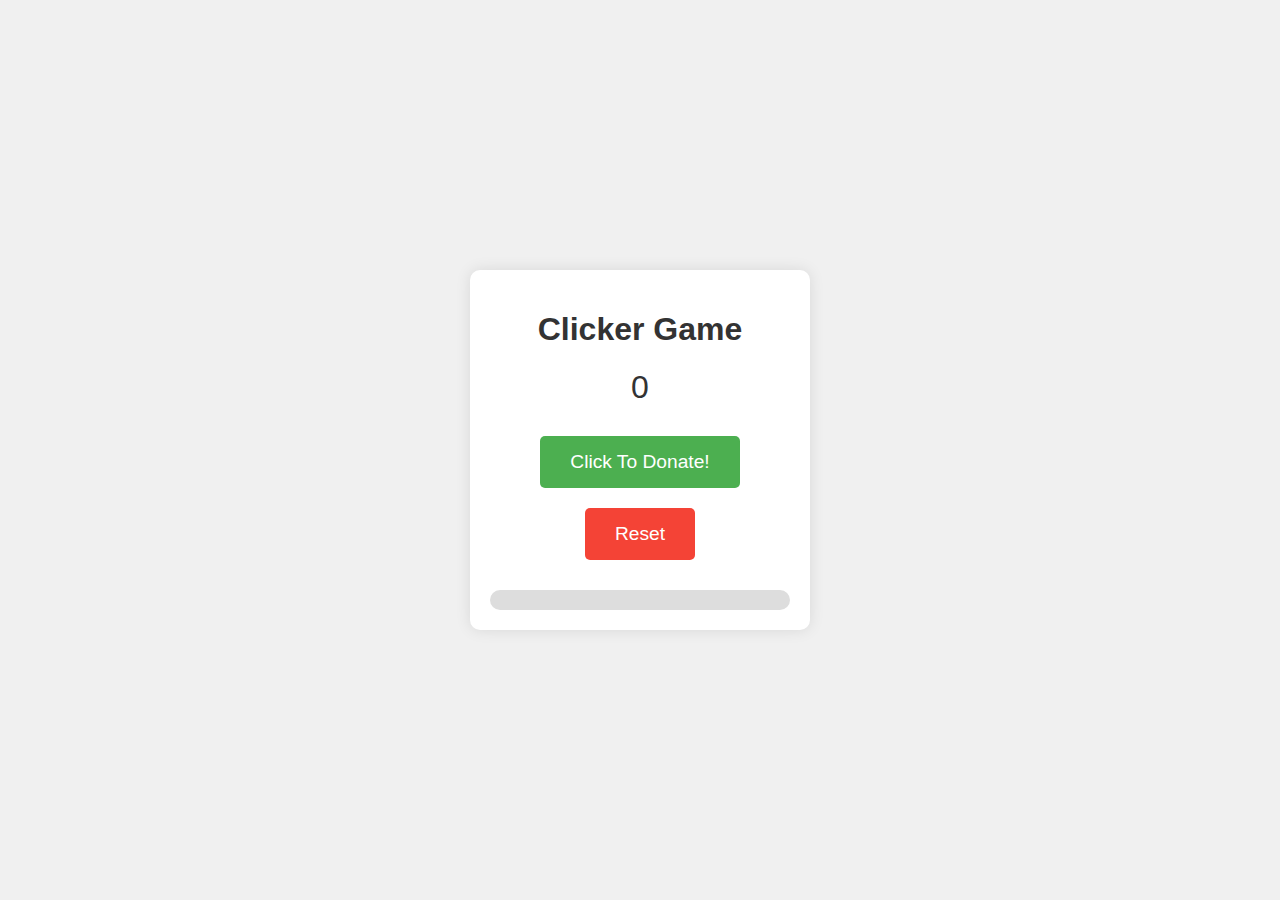
<file: Clicker game/index.html>
<!DOCTYPE html>
<html lang="en">
<head>
    <meta charset="UTF-8">
    <meta name="viewport" content="width=device-width, initial-scale=1.0">
    <title>Clicker Game</title>
    <link rel="stylesheet" href="style.css">
</head>
<body>
    <div class="container">
        <h1>Clicker Game</h1>
        <div id="counterDisplay">0</div>
        <button id="clickButton">Click To Donate!</button>
        <button id="resetButton">Reset</button> <!-- Reset button -->
        <div class="progress-container">
            <div id="progressBar" class="progress-bar"></div>
        </div>
    </div>

    <script src="game.js"></script>
</body>
</html>
</file>
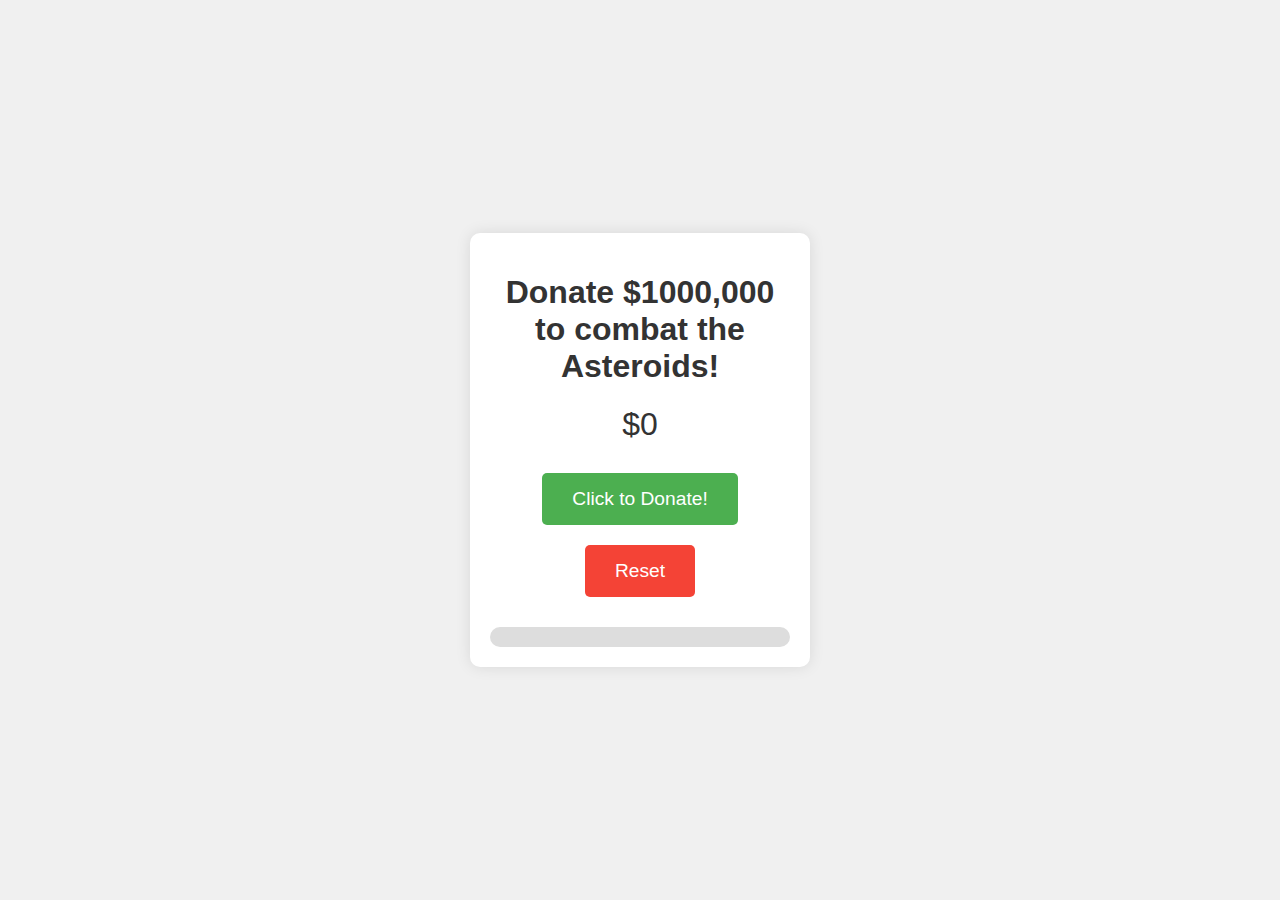
<file: Clicker-game/index.html>
<!DOCTYPE html>
<html lang="en">
<head>
    <meta charset="UTF-8">
    <meta name="viewport" content="width=device-width, initial-scale=1.0">
    <title>Clicker Game</title>
    <link rel="stylesheet" href="style.css">
</head>
<body>
    <div class="container">
    <h1>Donate $1000,000 to combat the Asteroids!</h1>
    <div id="counterDisplay">$0</div>
    <button id="clickButton">Click to Donate!</button>
    <button id="resetButton">Reset</button> <!-- Reset button -->
    <div class="progress-container">
        <div id="progressBar" class="progress-bar"></div>
    </div>
    <div id="messageDisplay"></div>  <!-- Success/Fail message -->
</div>

  <div id="popupModal" class="popup-modal">
            <div class="popup-content">
                <span id="popupMessage"></span>
                <button id="closeModal">Close</button>
            </div>
        </div>
</div>

    <script src="game.js"></script>
</body>
</html>
</file>
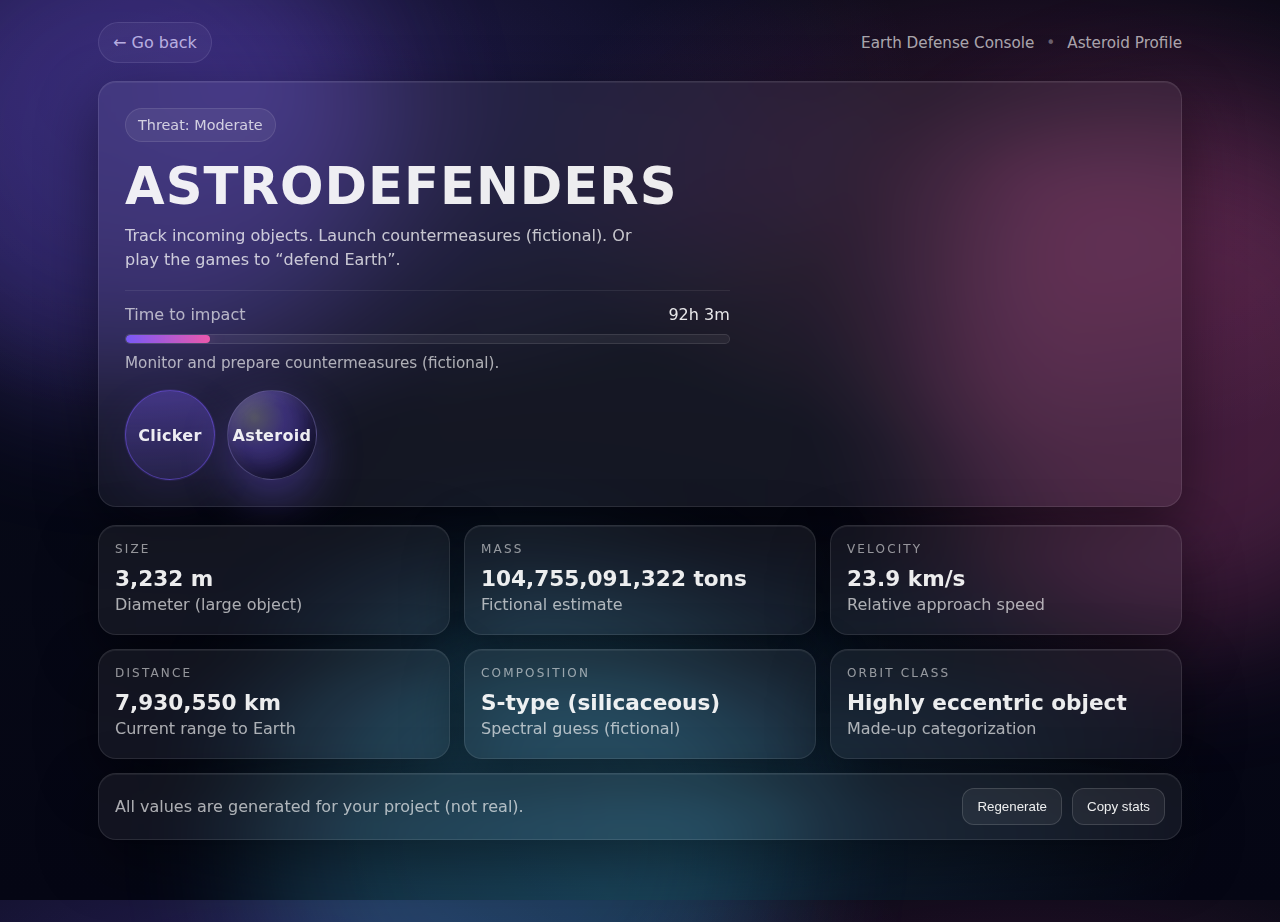
<file: Home/index.html>
<!DOCTYPE html>
<html lang="en">
<head>
  <meta charset="UTF-8" />
  <meta name="viewport" content="width=device-width, initial-scale=1.0" />
  <title>Asteroid Defense Console</title>
  <link rel="stylesheet" href="style.css" />
  <title>Home Page</title>
</head>

<body>
  <div class="bg-glow glow-1"></div>
  <div class="bg-glow glow-2"></div>
  <div class="bg-glow glow-3"></div>

  <header class="topbar">
    <a class="pill" href="#">← Go back</a>
    <div class="topbar-right">
      <span class="muted">Earth Defense Console</span>
      <span class="dot">•</span>
      <span class="muted">Asteroid Profile</span>
    </div>
  </header>
  <main class="wrap">
    <section class="hero glass">
      <div class="hero-left">
        <span class="tag">Threat: Moderate</span>
        <h1>ASTRODEFENDERS</h1>
        <p class="sub">
          Track incoming objects. Launch countermeasures (fictional). Or play the games to “defend Earth”.
        </p>

        <div class="progress">
          <div class="progress-head">
            <span class="muted">Time to impact</span>
            <span class="value">92h 3m</span>
          </div>
          <div class="bar">
            <div class="fill" style="width: 14%"></div>
          </div>
          <p class="hint muted">Monitor and prepare countermeasures (fictional).</p>
        </div>

        <div class="actions">
          <a class="btn primary asteroid" href="../Clicker game/index.html">Clicker</a>
          <a class="btn asteroid" href="../Asteroid_game/index.html">Asteroid</a>
        </div>
      </div>
    </section>

    <section class="grid">
      <article class="card glass">
        <div class="label">SIZE</div>
        <div class="big">3,232 m</div>
        <div class="muted">Diameter (large object)</div>
      </article>

      <article class="card glass">
        <div class="label">MASS</div>
        <div class="big">104,755,091,322 tons</div>
        <div class="muted">Fictional estimate</div>
      </article>

      <article class="card glass">
        <div class="label">VELOCITY</div>
        <div class="big">23.9 km/s</div>
        <div class="muted">Relative approach speed</div>
      </article>

      <article class="card glass">
        <div class="label">DISTANCE</div>
        <div class="big">7,930,550 km</div>
        <div class="muted">Current range to Earth</div>
      </article>

      <article class="card glass">
        <div class="label">COMPOSITION</div>
        <div class="big">S-type (silicaceous)</div>
        <div class="muted">Spectral guess (fictional)</div>
      </article>

      <article class="card glass">
        <div class="label">ORBIT CLASS</div>
        <div class="big">Highly eccentric object</div>
        <div class="muted">Made-up categorization</div>
      </article>
    </section>

    <section class="footer glass">
      <div class="muted">All values are generated for your project (not real).</div>
      <div class="footer-actions">
        <button class="btn small">Regenerate</button>
        <button class="btn small">Copy stats</button>
      </div>
    </section>
  </main>

  </a>
</body>
</html>
</file>
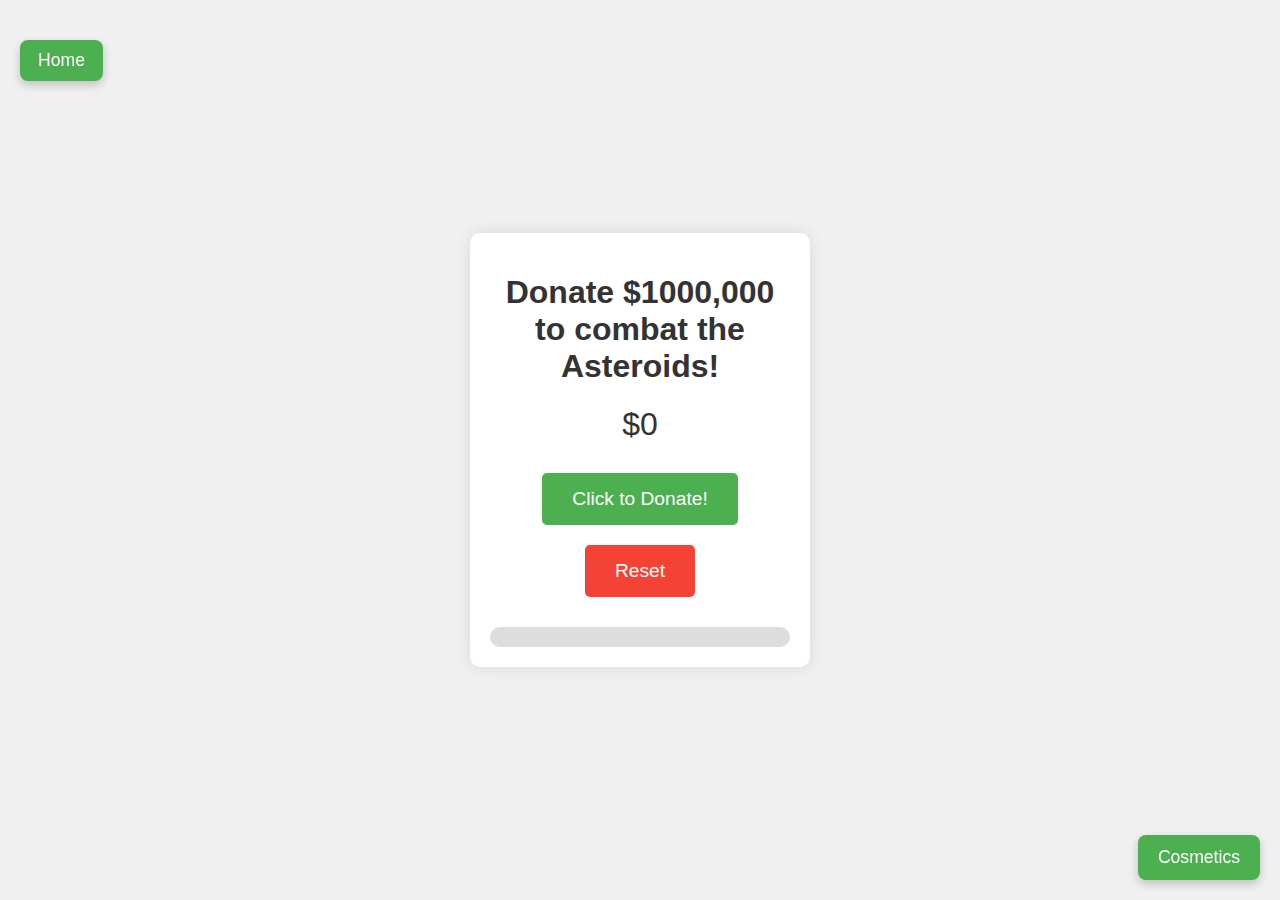
<file: Clicker game/clicker.html>
<!DOCTYPE html>
<html lang="en">
<head>
    <meta charset="UTF-8">
    <meta name="viewport" content="width=device-width, initial-scale=1.0">
    <title>Clicker Game</title>
    <link rel="stylesheet" href="style.css">
</head>
<body>
    <div class="container">
    <h1>Donate $1000,000 to combat the Asteroids!</h1>
    <div id="counterDisplay">$0</div>
    <button id="clickButton">Click to Donate!</button>
    <button id="resetButton">Reset</button> <!-- Reset button -->
    <div class="progress-container">
        <div id="progressBar" class="progress-bar"></div>
    </div>
    <div id="messageDisplay"></div>  <!-- Success/Fail message -->
</div>

    <a href="cosmetic.html" class="page-link-btn">Cosmetics</a>
    <a href="homepage\index.html" class="home-btn">Home</a>

  <div id="popupModal" class="popup-modal">
            <div class="popup-content">
                <span id="popupMessage"></span>
                <button id="closeModal">Close</button>
            </div>
        </div>
</div>

    <script src="clicker.js"></script>
</body>
</html>
</file>
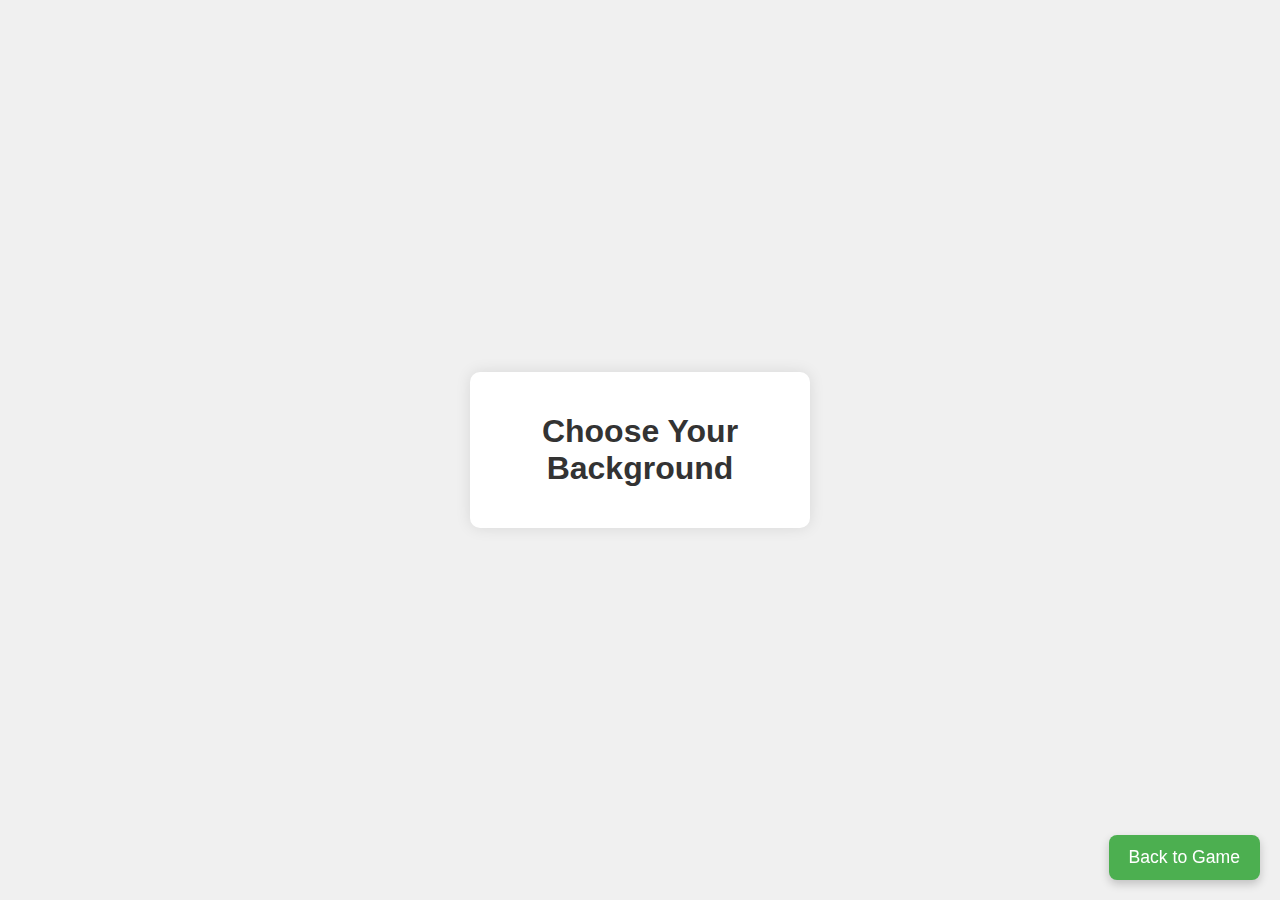
<file: Clicker game/clickerCosmetic.html>
<!DOCTYPE html>
<html lang="en">
<head>
    <meta charset="UTF-8">
    <meta name="viewport" content="width=device-width, initial-scale=1.0">
    <title>Cosmetic Page</title>
    <link rel="stylesheet" href="clickerStyle.css">
</head>
<body>
    <div class="container">
        <h1>Choose Your Background</h1>

        <div id="backgroundOptions">
            
        </div>

        <a href="clickerGame.html" class="page-link-btn">Back to Game</a>
    </div>

    <script src="clickerCosmetic.js"></script>
</body>
</html>
</file>
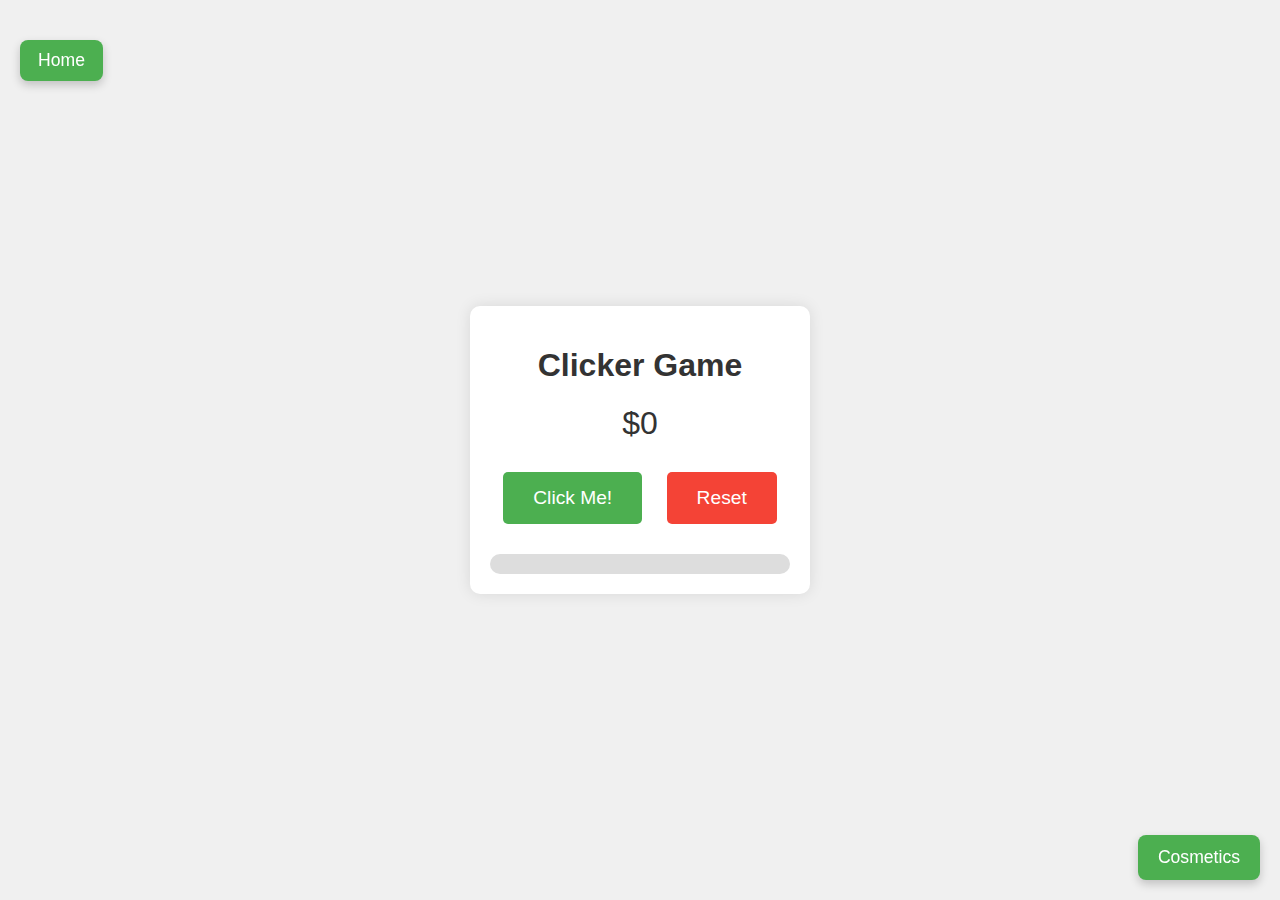
<file: Clicker game/clickerGame.html>
<!DOCTYPE html>
<html lang="en">
<head>
    <meta charset="UTF-8">
    <meta name="viewport" content="width=device-width, initial-scale=1.0">
    <title>Clicker Game</title>
    <link rel="stylesheet" href="clickerStyle.css">
</head>
<body>
    <div class="container">
        <h1>Clicker Game</h1>
        <div id="counterDisplay">$0</div>
        <button id="clickButton">Click Me!</button>
        <button id="resetButton">Reset</button>
        <div class="progress-container">
            <div id="progressBar" class="progress-bar"></div>
        </div>
        <a href="Home.index.html" class="home-btn">Home</a>
        <a href="clickerCosmetic.html" class="page-link-btn">Cosmetics</a>


        <div id="popupModal" class="popup-modal">
            <div class="popup-content">
                <span id="popupMessage"></span>
                <button id="closeModal">Close</button>
            </div>
        </div>
    </div>

    <script src="clickerGame.js"></script>
</body>
</html>
</file>
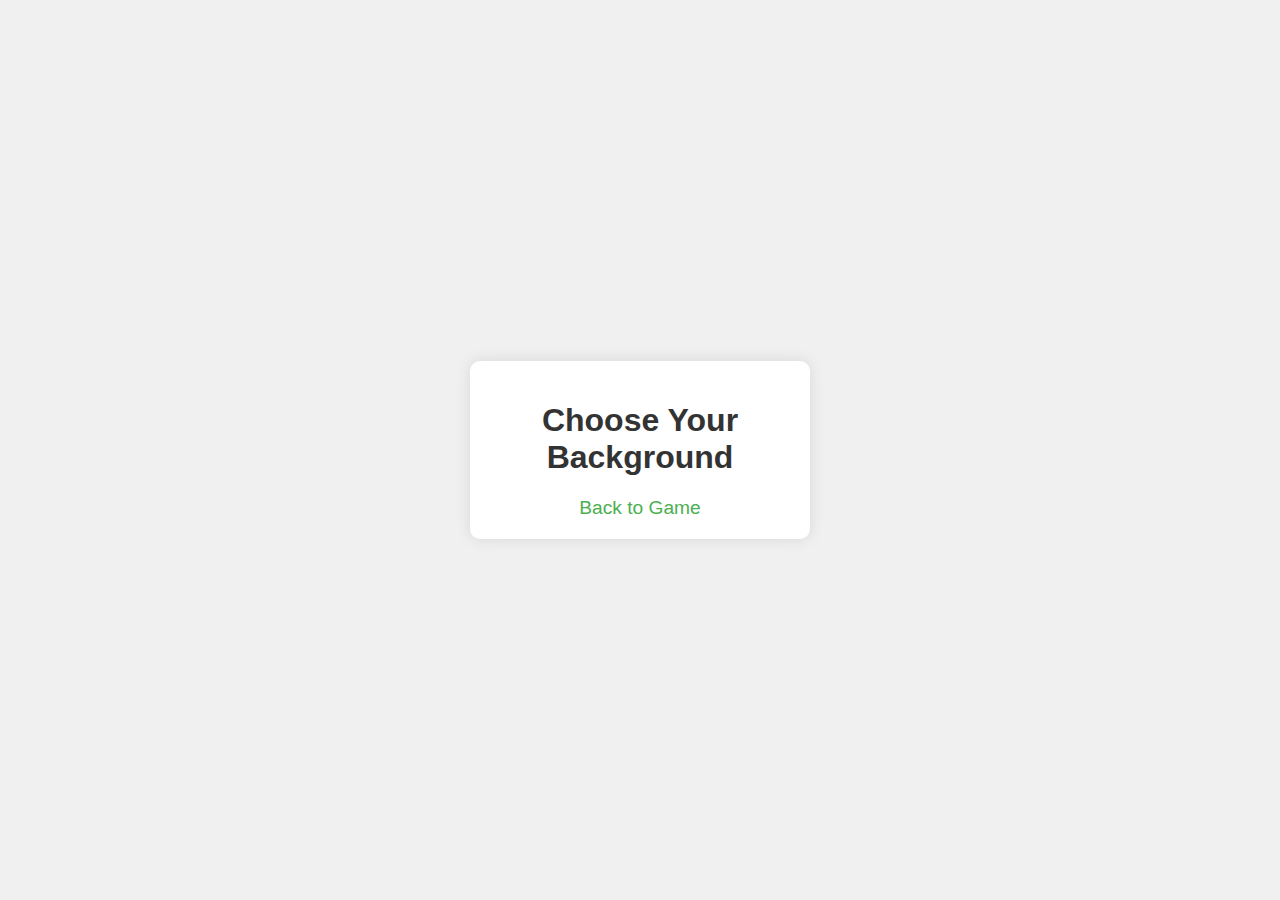
<file: Clicker game/cosmetic.html>
<!DOCTYPE html>
<html lang="en">
<head>
    <meta charset="UTF-8">
    <meta name="viewport" content="width=device-width, initial-scale=1.0">
    <title>Cosmetic Page</title>
    <link rel="stylesheet" href="style.css">
</head>
<body>
    <div class="container">
        <h1>Choose Your Background</h1>

        <div id="backgroundOptions">
            <!-- Background options will be dynamically populated here -->
        </div>

        <a href="clicker.html" id="goBackToGame">Back to Game</a>
    </div>

    <script src="cosmetic.js"></script>
</body>
</html>
</file>
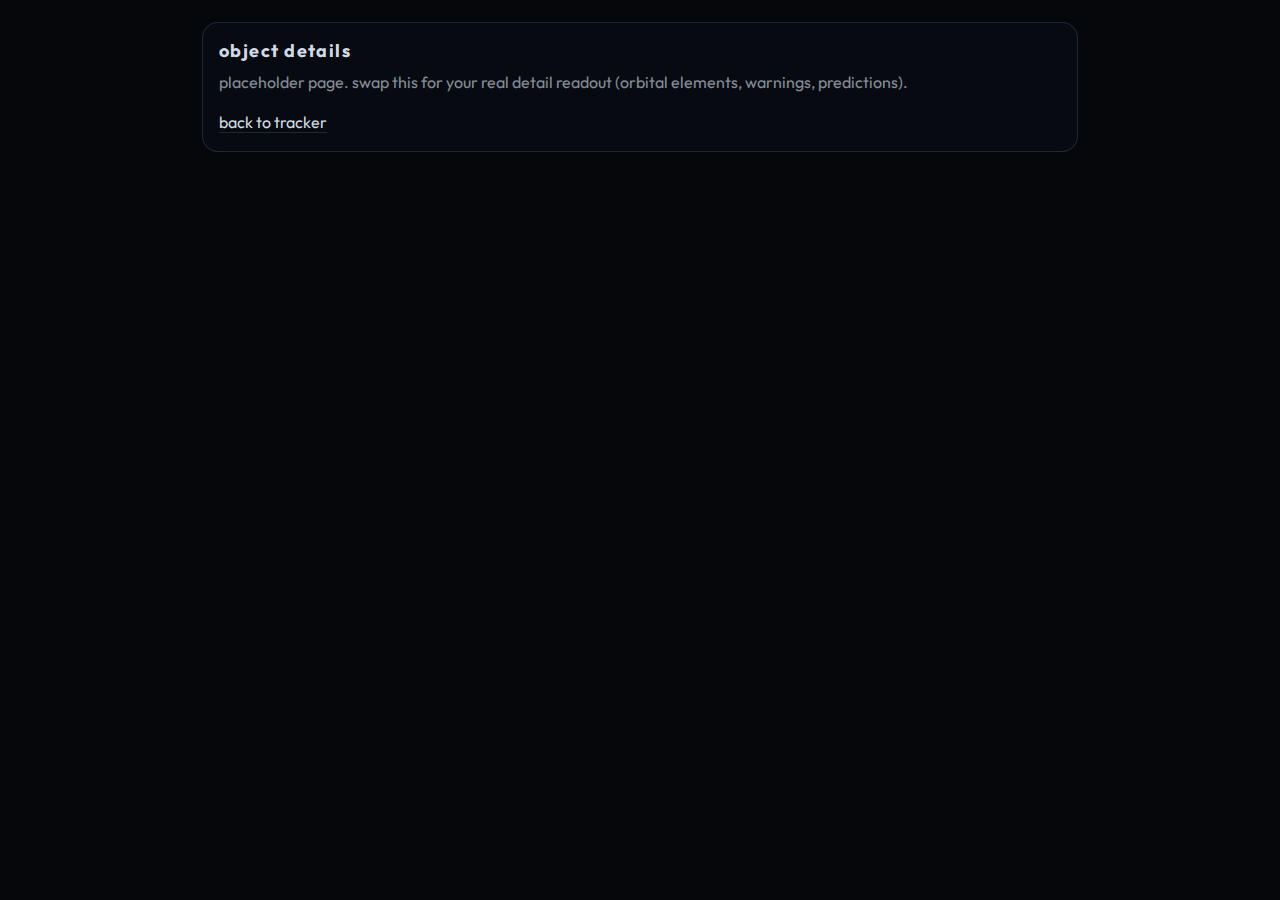
<file: docs/details.html>
<!doctype html>
<html lang="en">
<head>
  <meta charset="utf-8" />
  <meta name="viewport" content="width=device-width,initial-scale=1" />
  <title>details</title>
  <style>
    @import url('https://fonts.googleapis.com/css2?family=Outfit:wght@300;400;500;600&display=swap');
    :root{ --bg:#05070b; --line:rgba(120,180,255,.18); --text:rgba(230,240,255,.92); --muted:rgba(230,240,255,.58); --panel:rgba(8,12,18,.72); }
    *{ box-sizing:border-box; }
    body{ margin:0; background:var(--bg); color:var(--text); font-family:'Outfit',system-ui; text-transform:lowercase; }
    .wrap{ max-width:920px; margin:0 auto; padding:22px; }
    .card{ background:var(--panel); border:1px solid var(--line); border-radius:16px; padding:16px; }
    a{ color:var(--text); text-decoration:none; border-bottom:1px solid var(--line); }
    .muted{ color:var(--muted); }
    h1{ margin:0 0 8px; font-size:18px; letter-spacing:.08em; }
    p{ margin:0; line-height:1.6; }
  </style>
</head>
<body>
  <div class="wrap">
    <div class="card">
      <h1>object details</h1>
      <p class="muted">placeholder page. swap this for your real detail readout (orbital elements, warnings, predictions).</p>
      <p style="margin-top:14px;"><a href="index.html">back to tracker</a></p>
    </div>
  </div>
</body>
</html>
</file>
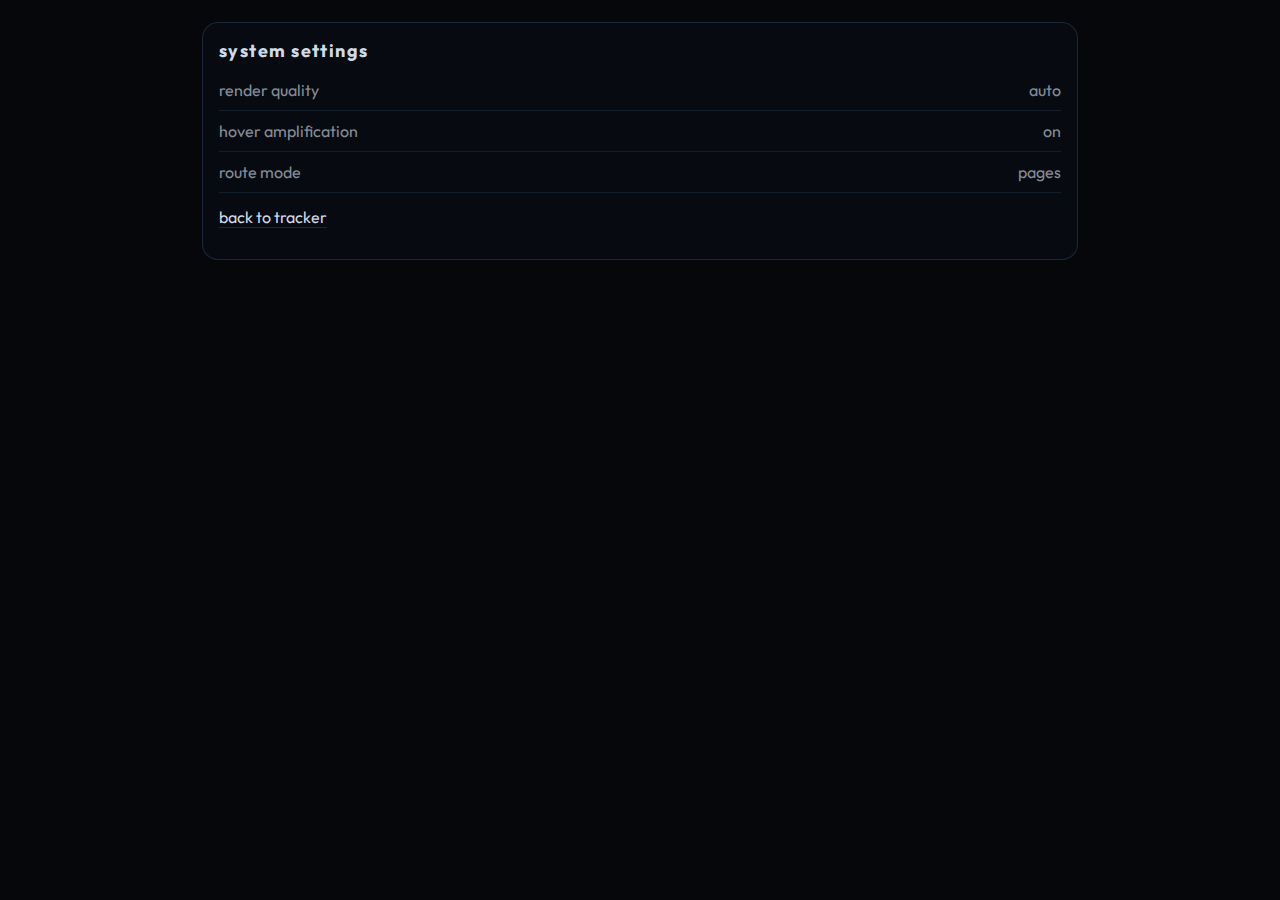
<file: docs/settings.html>
<!doctype html>
<html lang="en">
<head>
  <meta charset="utf-8" />
  <meta name="viewport" content="width=device-width,initial-scale=1" />
  <title>settings</title>
  <style>
    @import url('https://fonts.googleapis.com/css2?family=Outfit:wght@300;400;500;600&display=swap');
    :root{ --bg:#05070b; --line:rgba(120,180,255,.18); --text:rgba(230,240,255,.92); --muted:rgba(230,240,255,.58); --panel:rgba(8,12,18,.72); }
    *{ box-sizing:border-box; }
    body{ margin:0; background:var(--bg); color:var(--text); font-family:'Outfit',system-ui; text-transform:lowercase; }
    .wrap{ max-width:920px; margin:0 auto; padding:22px; }
    .card{ background:var(--panel); border:1px solid var(--line); border-radius:16px; padding:16px; }
    a{ color:var(--text); text-decoration:none; border-bottom:1px solid var(--line); }
    .muted{ color:var(--muted); }
    h1{ margin:0 0 8px; font-size:18px; letter-spacing:.08em; }
    .row{ display:flex; justify-content:space-between; padding:10px 0; border-bottom:1px solid rgba(120,180,255,.12); color:var(--muted); }
    .row:last-child{ border-bottom:none; }
  </style>
</head>
<body>
  <div class="wrap">
    <div class="card">
      <h1>system settings</h1>
      <div class="row"><span>render quality</span><span>auto</span></div>
      <div class="row"><span>hover amplification</span><span>on</span></div>
      <div class="row"><span>route mode</span><span>pages</span></div>
      <p style="margin-top:14px;"><a href="index.html">back to tracker</a></p>
    </div>
  </div>
</body>
</html>
</file>
<file: Clicker game/style.css>
/* Basic styling */
body {
    font-family: Arial, sans-serif;
    background-color: #f0f0f0;
    display: flex;
    justify-content: center;
    align-items: center;
    height: 100vh;
    margin: 0;
    background-size: cover; /* Ensure background image covers the page */
    background-position: center center; /* Center the background */
}

.container {
    text-align: center;
    background-color: #fff;
    padding: 20px;
    border-radius: 10px;
    box-shadow: 0 0 15px rgba(0, 0, 0, 0.1);
    width: 300px;
}

h1 {
    color: #333;
}

#counterDisplay {
    font-size: 2em;
    margin: 20px 0;
    color: #333;
}

button {
    padding: 15px 30px;
    font-size: 1.2em;
    background-color: #4CAF50;
    color: white;
    border: none;
    border-radius: 5px;
    cursor: pointer;
    transition: background-color 0.3s;
    margin: 10px;
}

button:hover {
    background-color: #45a049;
}

#resetButton {
    background-color: #f44336; /* Red color for reset */
}

#resetButton:hover {
    background-color: #e53935;
}

/* Progress bar styling */
.progress-container {
    width: 100%;
    height: 20px;
    background-color: #ddd;
    border-radius: 10px;
    margin-top: 20px;
}

.progress-bar {
    height: 100%;
    width: 0%; /* Start at 0% */
    background-color: #4CAF50;
    border-radius: 10px;
    transition: width 0.2s ease;
}

/* Popup Modal styling */
.popup-modal {
    display: none; /* Hidden by default */
    position: fixed; /* Fixed position */
    top: 0;
    left: 0;
    width: 100%;
    height: 100%;
    background-color: rgba(0, 0, 0, 0.5); /* Semi-transparent background */
    justify-content: center;
    align-items: center;
    z-index: 1000; /* Ensure it appears on top */
}

.popup-content {
    background-color: white;
    padding: 20px;
    border-radius: 10px;
    text-align: center;
    width: 80%;
    max-width: 300px;
}

#popupMessage {
    font-size: 1.5em;
    margin-bottom: 20px;
    font-weight: bold;
}

#closeModal {
    padding: 10px 20px;
    font-size: 1.2em;
    background-color: #4CAF50;
    color: white;
    border: none;
    border-radius: 5px;
    cursor: pointer;
}

#closeModal:hover {
    background-color: #45a049;
}

/* Background styling */

body {
    font-family: Arial, sans-serif;
    background-size: cover; /* Makes the image cover the entire screen */
    background-position: center center; /* Centers the background image */
    background-attachment: fixed; /* Keeps the background fixed while scrolling */
    display: flex;
    justify-content: center;
    align-items: center;
    height: 100vh;
    margin: 0;
}

a {
    color: #4CAF50;
    text-decoration: none;
    font-size: 1.2em;
    margin-top: 20px;
}

a:hover {
    text-decoration: underline;
}

/* Cosmetic Page - Background Options */
#backgroundOptions {
    display: flex;
    flex-wrap: wrap;
    gap: 10px;
}

#backgroundOptions img {
    width: 80px;
    height: 80px;
    border-radius: 5px;
    cursor: pointer;
    transition: transform 0.2s ease;
}

#backgroundOptions img:hover {
    transform: scale(1.1);
}

.page-link-btn {
    position: fixed;
    bottom: 20px;       /* Distance from bottom */
    right: 20px;        /* Distance from right side */
    background-color: #4CAF50;
    color: white;
    padding: 12px 20px;
    font-size: 1.1em;
    border-radius: 8px;
    text-decoration: none;
    box-shadow: 0 4px 10px rgba(0,0,0,0.2);
    transition: transform 0.2s ease, background-color 0.2s ease;
    z-index: 9999;      /* Ensures it stays on top */
}

.page-link-btn:hover {
    background-color: #45a049;
    transform: scale(1.05);
}

.home-btn {
    position: fixed;
    top: 20px;
    left: 20px;
    background-color: #4CAF50;
    color: white;
    padding: 10px 18px;
    font-size: 1.1em;
    border-radius: 8px;
    text-decoration: none;
    box-shadow: 0 4px 10px rgba(0,0,0,0.2);
    transition: transform 0.2s ease, background-color 0.2s ease;
    z-index: 9999; /* stays on top */
}

.home-btn:hover {
    background-color: #45a049;
    transform: scale(1.05);
}
</file>
<file: Clicker-game/style.css>
/* Basic styling */
body {
    font-family: Arial, sans-serif;
    background-color: #f0f0f0;
    display: flex;
    justify-content: center;
    align-items: center;
    height: 100vh;
    margin: 0;
    background-size: cover; /* Ensure background image covers the page */
    background-position: center center; /* Center the background */
}

.container {
    text-align: center;
    background-color: #fff;
    padding: 20px;
    border-radius: 10px;
    box-shadow: 0 0 15px rgba(0, 0, 0, 0.1);
    width: 300px;
}

h1 {
    color: #333;
}

#counterDisplay {
    font-size: 2em;
    margin: 20px 0;
    color: #333;
}

button {
    padding: 15px 30px;
    font-size: 1.2em;
    background-color: #4CAF50;
    color: white;
    border: none;
    border-radius: 5px;
    cursor: pointer;
    transition: background-color 0.3s;
    margin: 10px;
}

button:hover {
    background-color: #45a049;
}

#resetButton {
    background-color: #f44336; /* Red color for reset */
}

#resetButton:hover {
    background-color: #e53935;
}

/* Progress bar styling */
.progress-container {
    width: 100%;
    height: 20px;
    background-color: #ddd;
    border-radius: 10px;
    margin-top: 20px;
}

.progress-bar {
    height: 100%;
    width: 0%; /* Start at 0% */
    background-color: #4CAF50;
    border-radius: 10px;
    transition: width 0.2s ease;
}

/* Popup Modal styling */
.popup-modal {
    display: none; /* Hidden by default */
    position: fixed; /* Fixed position */
    top: 0;
    left: 0;
    width: 100%;
    height: 100%;
    background-color: rgba(0, 0, 0, 0.5); /* Semi-transparent background */
    justify-content: center;
    align-items: center;
    z-index: 1000; /* Ensure it appears on top */
}

.popup-content {
    background-color: white;
    padding: 20px;
    border-radius: 10px;
    text-align: center;
    width: 80%;
    max-width: 300px;
}

#popupMessage {
    font-size: 1.5em;
    margin-bottom: 20px;
    font-weight: bold;
}

#closeModal {
    padding: 10px 20px;
    font-size: 1.2em;
    background-color: #4CAF50;
    color: white;
    border: none;
    border-radius: 5px;
    cursor: pointer;
}

#closeModal:hover {
    background-color: #45a049;
}

/* Background styling */

body {
    font-family: Arial, sans-serif;
    background-size: cover; /* Makes the image cover the entire screen */
    background-position: center center; /* Centers the background image */
    background-attachment: fixed; /* Keeps the background fixed while scrolling */
    display: flex;
    justify-content: center;
    align-items: center;
    height: 100vh;
    margin: 0;
}

a {
    color: #4CAF50;
    text-decoration: none;
    font-size: 1.2em;
    margin-top: 20px;
}

a:hover {
    text-decoration: underline;
}

/* Cosmetic Page - Background Options */
#backgroundOptions {
    display: flex;
    flex-wrap: wrap;
    gap: 10px;
}

#backgroundOptions img {
    width: 80px;
    height: 80px;
    border-radius: 5px;
    cursor: pointer;
    transition: transform 0.2s ease;
}

#backgroundOptions img:hover {
    transform: scale(1.1);
}

.page-link-btn {
    position: fixed;
    bottom: 20px;       /* Distance from bottom */
    right: 20px;        /* Distance from right side */
    background-color: #4CAF50;
    color: white;
    padding: 12px 20px;
    font-size: 1.1em;
    border-radius: 8px;
    text-decoration: none;
    box-shadow: 0 4px 10px rgba(0,0,0,0.2);
    transition: transform 0.2s ease, background-color 0.2s ease;
    z-index: 9999;      /* Ensures it stays on top */
}

.page-link-btn:hover {
    background-color: #45a049;
    transform: scale(1.05);
}

.home-btn {
    position: fixed;
    top: 20px;
    left: 20px;
    background-color: #4CAF50;
    color: white;
    padding: 10px 18px;
    font-size: 1.1em;
    border-radius: 8px;
    text-decoration: none;
    box-shadow: 0 4px 10px rgba(0,0,0,0.2);
    transition: transform 0.2s ease, background-color 0.2s ease;
    z-index: 9999; /* stays on top */
}

.home-btn:hover {
    background-color: #45a049;
    transform: scale(1.05);
}
</file>
<file: Home/style.css>
/* ====== base ====== */
* { box-sizing: border-box; }
html, body { height: 100%; }
body {
  margin: 0;
  font-family: ui-sans-serif, system-ui, -apple-system, Segoe UI, Roboto, Arial, "Apple Color Emoji","Segoe UI Emoji";
  color: rgba(255,255,255,.92);
  background:
    radial-gradient(1200px 600px at 20% 10%, rgba(124, 92, 255, .25), transparent 55%),
    radial-gradient(900px 500px at 80% 20%, rgba(255, 92, 180, .18), transparent 55%),
    radial-gradient(800px 500px at 60% 90%, rgba(77, 214, 255, .14), transparent 55%),
    linear-gradient(180deg, #060814 0%, #070a17 30%, #050614 100%);
  overflow-x: hidden;
}

/* subtle star noise (cheap + nice) */
body::before{
  content:"";
  position: fixed;
  inset: 0;
  pointer-events: none;
  background-image:
    radial-gradient(1px 1px at 15% 25%, rgba(255,255,255,.25) 50%, transparent 55%),
    radial-gradient(1px 1px at 40% 70%, rgba(255,255,255,.20) 50%, transparent 55%),
    radial-gradient(1px 1px at 75% 35%, rgba(255,255,255,.18) 50%, transparent 55%),
    radial-gradient(1px 1px at 85% 80%, rgba(255,255,255,.14) 50%, transparent 55%);
  opacity: .55;
}

.muted { color: rgba(255,255,255,.65); }
.value { color: rgba(255,255,255,.9); }
.dot { color: rgba(255,255,255,.35); padding: 0 .35rem; }

/* ====== glow blobs ====== */
.bg-glow{
  position: fixed;
  width: 520px;
  height: 520px;
  border-radius: 999px;
  filter: blur(70px);
  opacity: .35;
  pointer-events: none;
}
.glow-1{ left: -140px; top: -120px; background: rgba(124, 92, 255, .8); }
.glow-2{ right: -160px; top: 120px; background: rgba(255, 92, 180, .7); }
.glow-3{ left: 20%; bottom: -200px; background: rgba(77, 214, 255, .65); }

/* ====== layout ====== */
.topbar{
  max-width: 1120px;
  margin: 22px auto 0;
  padding: 0 18px;
  display: flex;
  align-items: center;
  justify-content: space-between;
}
.topbar-right{
  display: flex;
  align-items: center;
  gap: .4rem;
  font-size: .95rem;
}

.wrap{
  max-width: 1120px;
  margin: 18px auto 60px;
  padding: 0 18px;
}

/* ====== glass style ====== */
.glass{
  background: rgba(255,255,255,.06);
  border: 1px solid rgba(255,255,255,.10);
  box-shadow:
    0 20px 60px rgba(0,0,0,.45),
    inset 0 1px 0 rgba(255,255,255,.06);
  backdrop-filter: blur(14px);
  -webkit-backdrop-filter: blur(14px);
  border-radius: 18px;
}

/* ====== hero ====== */
.hero{
  display: grid;
  grid-template-columns: 1.2fr .8fr;
  gap: 22px;
  padding: 26px;
}

.tag{
  display: inline-flex;
  align-items: center;
  padding: 8px 12px;
  border-radius: 999px;
  background: rgba(255,255,255,.06);
  border: 1px solid rgba(255,255,255,.10);
  font-size: .9rem;
  color: rgba(255,255,255,.75);
}

h1{
  margin: 14px 0 8px;
  font-size: clamp(2.2rem, 4vw, 3.4rem);
  letter-spacing: .02em;
}
.sub{
  margin: 0 0 18px;
  max-width: 52ch;
  color: rgba(255,255,255,.75);
  line-height: 1.5;
}

.progress{
  margin-top: 16px;
  padding-top: 14px;
  border-top: 1px solid rgba(255,255,255,.08);
}
.progress-head{
  display: flex;
  justify-content: space-between;
  align-items: baseline;
  margin-bottom: 10px;
}
.bar{
  height: 10px;
  border-radius: 999px;
  background: rgba(255,255,255,.06);
  border: 1px solid rgba(255,255,255,.10);
  overflow: hidden;
}
.fill{
  height: 100%;
  border-radius: 999px;
  background: linear-gradient(90deg, rgba(124,92,255,.95), rgba(255,92,180,.9));
  box-shadow: 0 0 18px rgba(255,92,180,.25);
}
.hint{ margin: 10px 0 0; font-size: .95rem; }

.actions{
  display: flex;
  gap: 12px;
  margin-top: 18px;
  flex-wrap: wrap;
}

/* buttons */
.btn{
  display: inline-flex;
  align-items: center;
  justify-content: center;
  gap: .5rem;
  padding: 12px 16px;
  border-radius: 12px;
  border: 1px solid rgba(255,255,255,.14);
  background: rgba(255,255,255,.06);
  color: rgba(255,255,255,.92);
  text-decoration: none;
  cursor: pointer;
  transition: transform .15s ease, background .15s ease, border-color .15s ease;
}
.btn:hover{
  transform: translateY(-1px);
  background: rgba(255,255,255,.085);
  border-color: rgba(255,255,255,.22);
}
.btn:active{ transform: translateY(0); }

.btn.primary{
  border-color: rgba(124,92,255,.45);
  background: linear-gradient(180deg, rgba(124,92,255,.35), rgba(124,92,255,.16));
  box-shadow: 0 0 0 1px rgba(124,92,255,.12), 0 18px 50px rgba(124,92,255,.10);
}
.btn.small{ padding: 10px 14px; border-radius: 12px; }

/* ====== planet visual ====== */
.hero-right{
  display: grid;
  place-items: center;
}
.planet{
  width: min(260px, 70vw);
  aspect-ratio: 1/1;
  border-radius: 999px;
  position: relative;
  background: radial-gradient(circle at 35% 30%,
      rgba(120,150,255,.55),
      rgba(145,85,255,.25) 35%,
      rgba(255,92,180,.18) 58%,
      rgba(10,12,25,0) 78%);
  border: 1px solid rgba(255,255,255,.10);
  box-shadow:
    inset 0 0 30px rgba(255,255,255,.08),
    0 30px 80px rgba(0,0,0,.55);
  overflow: hidden;
}
.planet-core{
  position: absolute;
  inset: 14%;
  border-radius: 999px;
  background: radial-gradient(circle at 35% 30%,
      rgba(255,255,255,.16),
      rgba(255,255,255,.04) 55%,
      rgba(0,0,0,0) 70%);
  filter: blur(.2px);
}
.planet-ring{
  position: absolute;
  inset: -18%;
  border-radius: 999px;
  border: 2px dashed rgba(255,255,255,.12);
  transform: rotate(-12deg);
  opacity: .75;
}

/* ====== grid cards ====== */
.grid{
  margin-top: 18px;
  display: grid;
  grid-template-columns: repeat(3, 1fr);
  gap: 14px;
}
.card{
  padding: 16px 16px 14px;
  min-height: 110px;
}
.label{
  font-size: .75rem;
  letter-spacing: .18em;
  text-transform: uppercase;
  color: rgba(255,255,255,.55);
}
.big{
  font-size: 1.35rem;
  font-weight: 650;
  margin: 10px 0 4px;
}

/* ====== footer ====== */
.footer{
  margin-top: 14px;
  padding: 14px 16px;
  display: flex;
  align-items: center;
  justify-content: space-between;
  gap: 12px;
}
.footer-actions{
  display: flex;
  gap: 10px;
  flex-wrap: wrap;
}

.pill{
  display: inline-flex;
  padding: 10px 14px;
  border-radius: 999px;
  border: 1px solid rgba(255,255,255,.12);
  background: rgba(255,255,255,.05);
  color: rgba(255,255,255,.8);
  text-decoration: none;
}

/* ====== responsive ====== */
@media (max-width: 920px){
  .hero{ grid-template-columns: 1fr; }
  .grid{ grid-template-columns: 1fr; }
  .footer{ flex-direction: column; align-items: flex-start; }
}

.asteroid {
  width: 90px;
  height: 90px;
  padding: 0;
  border-radius: 50%;
  font-weight: 600;
  letter-spacing: .02em;

  display: inline-flex;
  align-items: center;
  justify-content: center;

  background:
    radial-gradient(circle at 30% 30%,
      rgba(255,255,255,.25),
      rgba(124,92,255,.35) 35%,
      rgba(80,60,180,.45) 60%,
      rgba(20,22,50,.9) 100%);

  box-shadow:
    inset -8px -12px 20px rgba(0,0,0,.45),
    inset 6px 6px 14px rgba(255,255,255,.08),
    0 20px 45px rgba(124,92,255,.35);

  transition:
    transform .35s cubic-bezier(.2,.8,.2,1),
    box-shadow .35s ease,
    filter .35s ease;
}

/* subtle floating motion */
.asteroid {
  animation: float 6s ease-in-out infinite;
}

.asteroid:nth-child(2) {
  animation-delay: -3s;
}

/* hover = asteroid approaching */
.asteroid:hover {
  transform: scale(1.18) translateY(-6px);
  box-shadow:
    inset -10px -16px 24px rgba(0,0,0,.55),
    inset 8px 8px 18px rgba(255,255,255,.12),
    0 30px 80px rgba(255,92,180,.55);
  filter: brightness(1.15);
}

/* click feedback */
.asteroid:active {
  transform: scale(1.05);
}

/* floating animation */
@keyframes float {
  0%, 100% { transform: translateY(0); }
  50% { transform: translateY(-10px); }
}
</file>
<file: Clicker game/clickerStyle.css>
body {
    font-family: Arial, sans-serif;
    background-color: #f0f0f0;
    display: flex;
    justify-content: center;
    align-items: center;
    height: 100vh;
    margin: 0;
    background-size: cover; 
    background-position: center center; 
}

.container {
    text-align: center;
    background-color: #fff;
    padding: 20px;
    border-radius: 10px;
    box-shadow: 0 0 15px rgba(0, 0, 0, 0.1);
    width: 300px;
}

h1 {
    color: #333;
}

#counterDisplay {
    font-size: 2em;
    margin: 20px 0;
    color: #333;
}

button {
    padding: 15px 30px;
    font-size: 1.2em;
    background-color: #4CAF50;
    color: white;
    border: none;
    border-radius: 5px;
    cursor: pointer;
    transition: background-color 0.3s;
    margin: 10px;
}

button:hover {
    background-color: #45a049;
}

#resetButton {
    background-color: #f44336; 
}

#resetButton:hover {
    background-color: #e53935;
}


.progress-container {
    width: 100%;
    height: 20px;
    background-color: #ddd;
    border-radius: 10px;
    margin-top: 20px;
}

.progress-bar {
    height: 100%;
    width: 0%; 
    background-color: #4CAF50;
    border-radius: 10px;
    transition: width 0.2s ease;
}


.popup-modal {
    display: none; 
    position: fixed; 
    top: 0;
    left: 0;
    width: 100%;
    height: 100%;
    background-color: rgba(0, 0, 0, 0.5); 
    justify-content: center;
    align-items: center;
    z-index: 1000; 
}

.popup-content {
    background-color: white;
    padding: 20px;
    border-radius: 10px;
    text-align: center;
    width: 80%;
    max-width: 300px;
}

#popupMessage {
    font-size: 1.5em;
    margin-bottom: 20px;
    font-weight: bold;
}

#closeModal {
    padding: 10px 20px;
    font-size: 1.2em;
    background-color: #4CAF50;
    color: white;
    border: none;
    border-radius: 5px;
    cursor: pointer;
}

#closeModal:hover {
    background-color: #45a049;
}


body {
    font-family: Arial, sans-serif;
    background-size: cover; 
    background-position: center center; 
    background-attachment: fixed; 
    display: flex;
    justify-content: center;
    align-items: center;
    height: 100vh;
    margin: 0;
}

a {
    color: #4CAF50;
    text-decoration: none;
    font-size: 1.2em;
    margin-top: 20px;
}

a:hover {
    text-decoration: underline;
}

#backgroundOptions {
    display: flex;
    flex-wrap: wrap;
    gap: 10px;
}

#backgroundOptions img {
    width: 80px;
    height: 80px;
    border-radius: 5px;
    cursor: pointer;
    transition: transform 0.2s ease;
}

#backgroundOptions img:hover {
    transform: scale(1.1);
}

.page-link-btn {
    position: fixed;
    bottom: 20px;       
    right: 20px;        
    background-color: #4CAF50;
    color: white;
    padding: 12px 20px;
    font-size: 1.1em;
    border-radius: 8px;
    text-decoration: none;
    box-shadow: 0 4px 10px rgba(0,0,0,0.2);
    transition: transform 0.2s ease, background-color 0.2s ease;
    z-index: 9999;    
}

.page-link-btn:hover {
    background-color: #45a049;
    transform: scale(1.05);
}

.home-btn {
    position: fixed;
    top: 20px;
    left: 20px;
    background-color: #4CAF50;
    color: white;
    padding: 10px 18px;
    font-size: 1.1em;
    border-radius: 8px;
    text-decoration: none;
    box-shadow: 0 4px 10px rgba(0,0,0,0.2);
    transition: transform 0.2s ease, background-color 0.2s ease;
    z-index: 9999; 
}

.home-btn:hover {
    background-color: #45a049;
    transform: scale(1.05);
}
</file>
